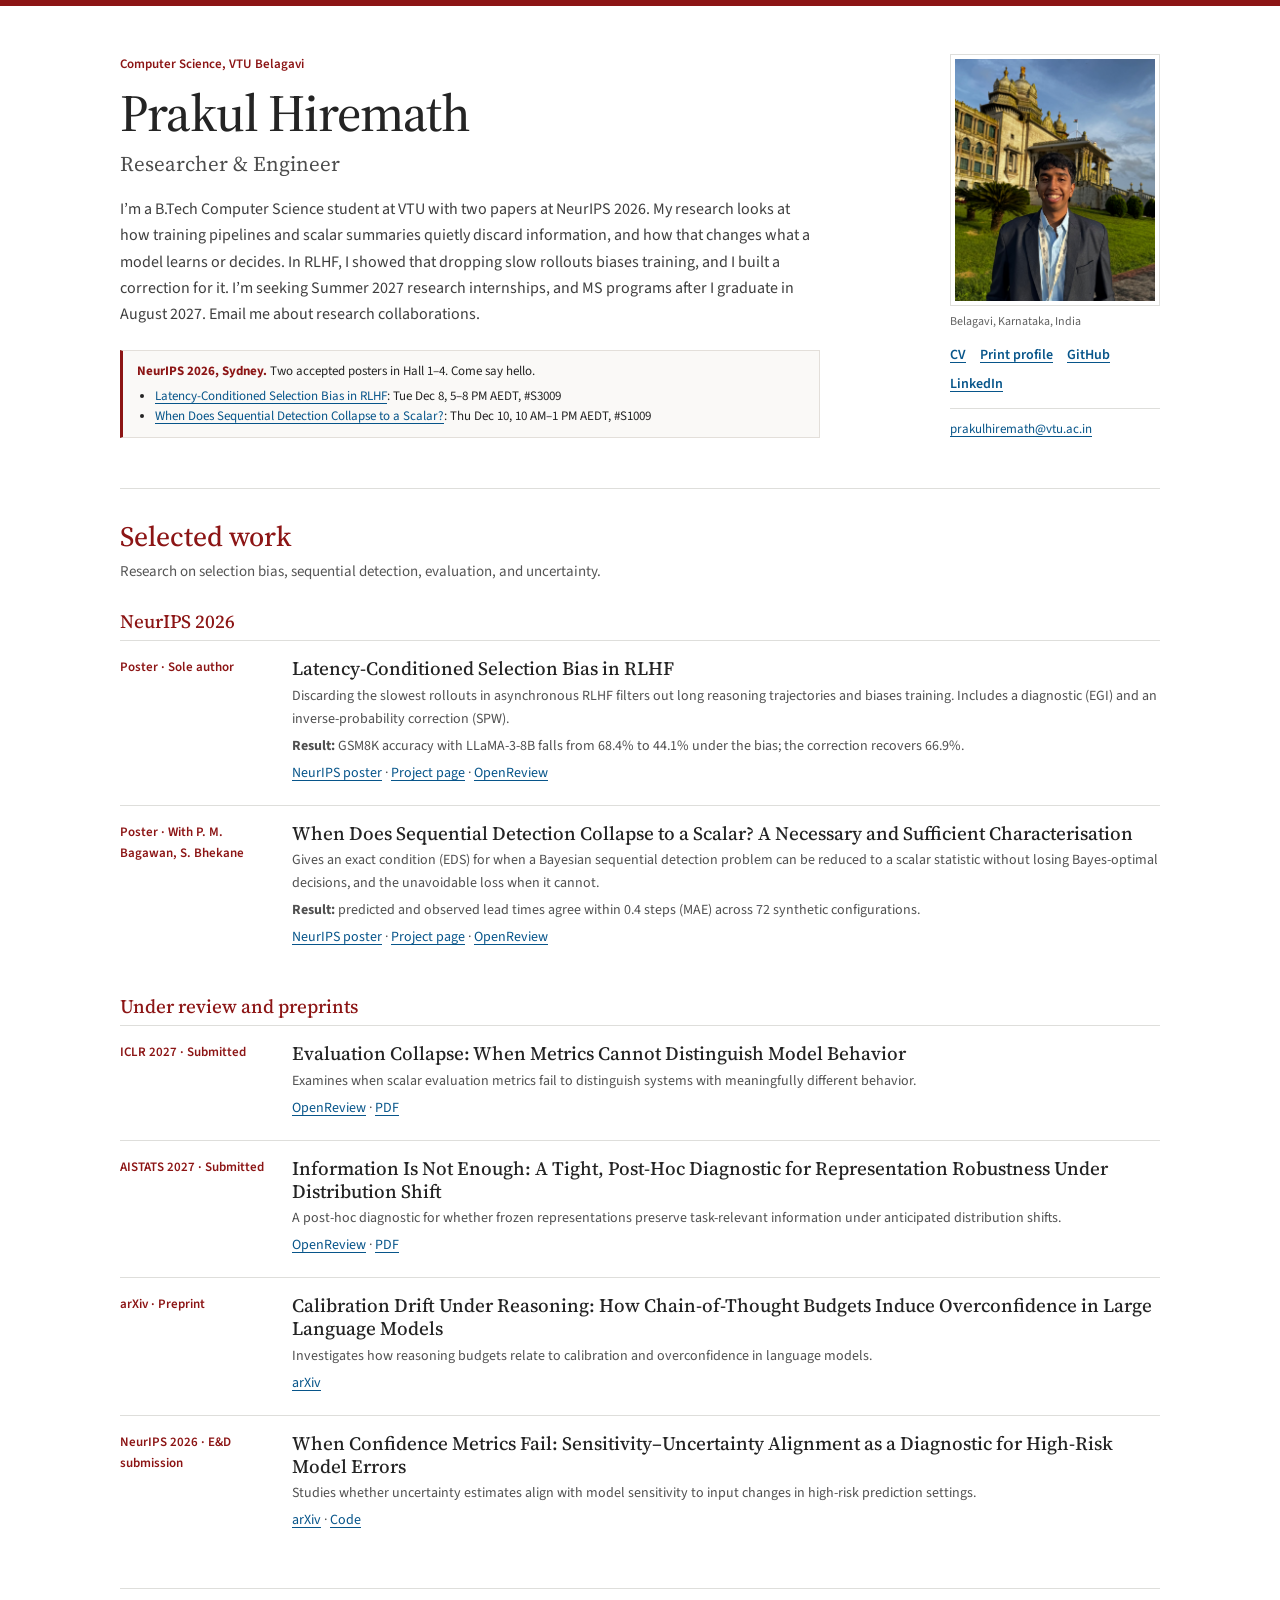
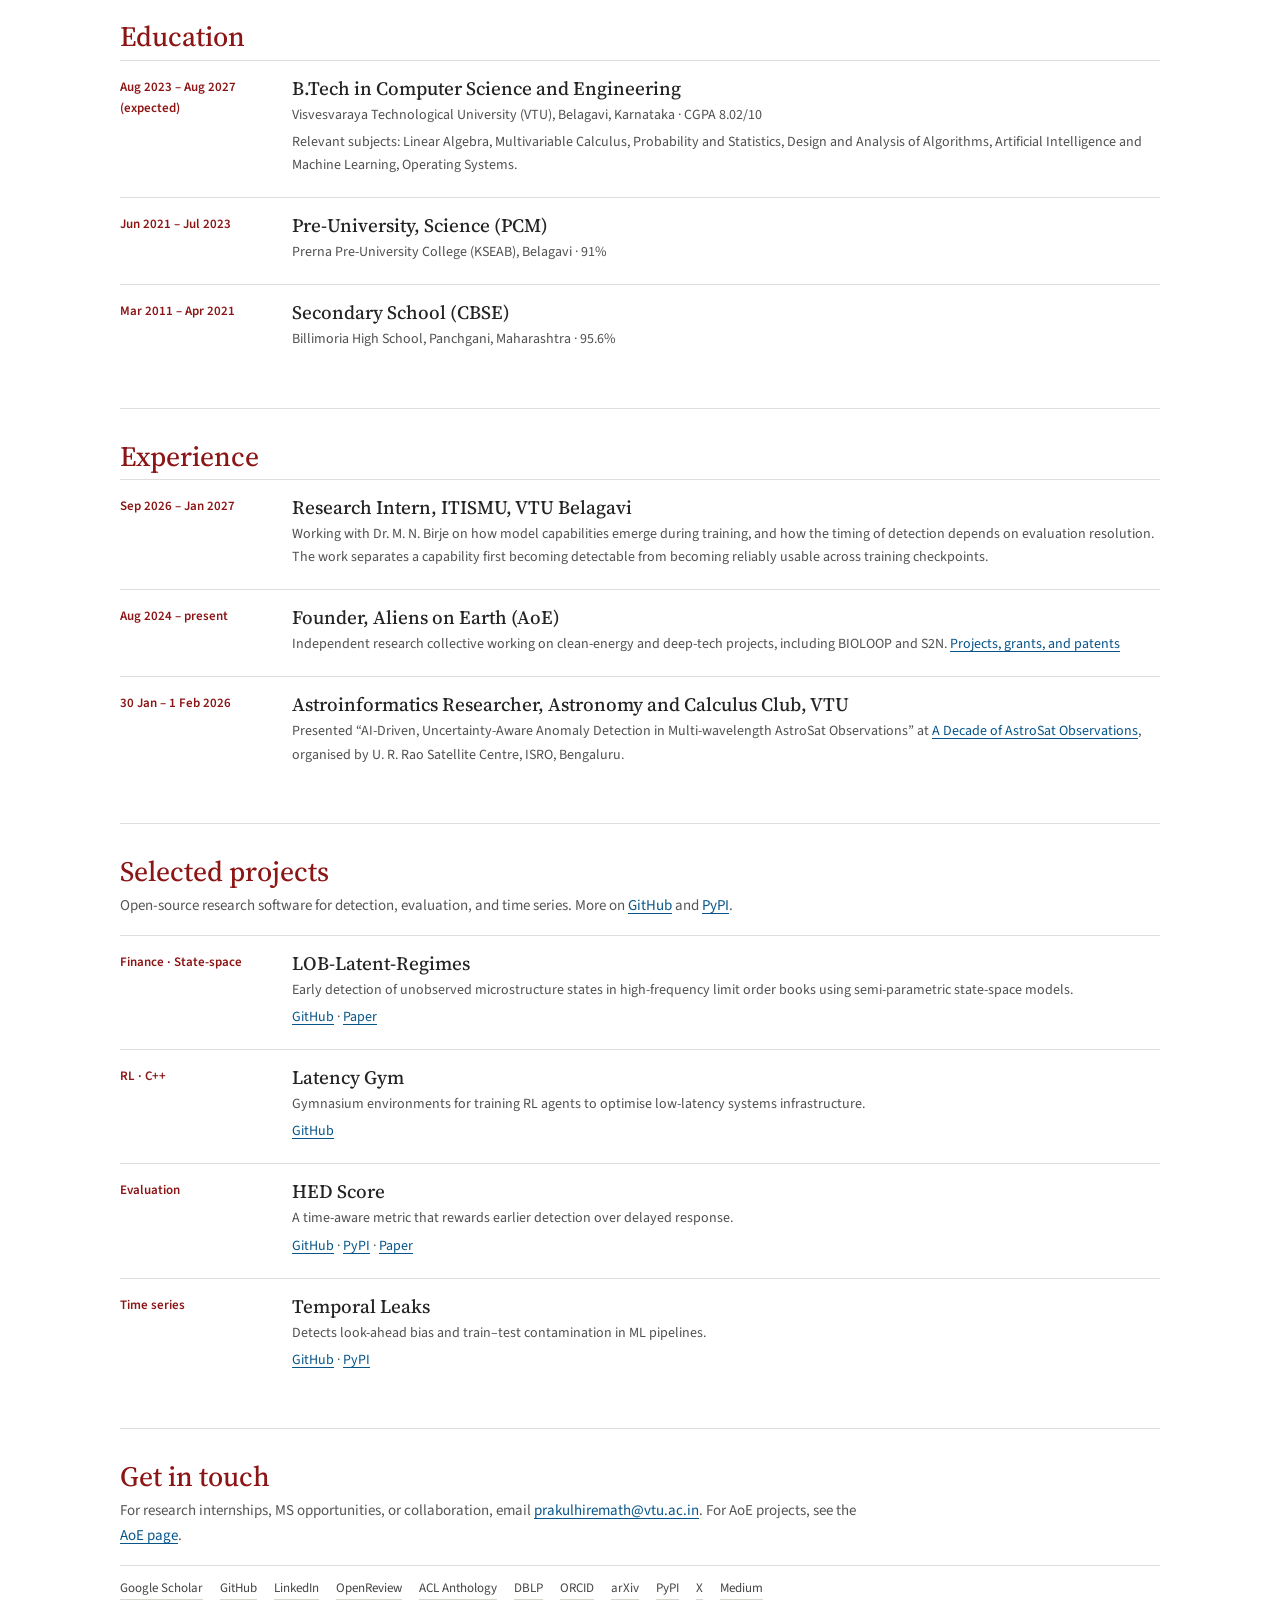
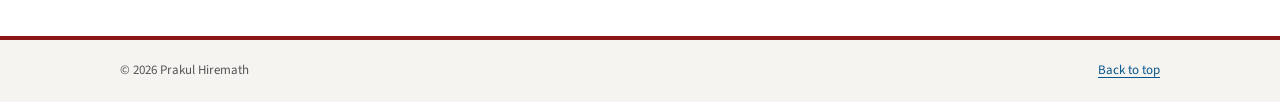
<file: index.html>
<!doctype html>
<html lang="en">
<head>
<meta charset="utf-8">
<meta name="viewport" content="width=device-width, initial-scale=1">
<meta name="theme-color" content="#ffffff">
<title>Prakul Hiremath — Research & Engineering</title>
<meta name="description" content="Prakul Hiremath: CS undergraduate at VTU with two NeurIPS 2026 papers on selection bias in RLHF and sequential detection. Seeking Summer 2027 research internships.">
<link rel="canonical" href="https://prakulhiremath.github.io/">
<meta property="og:type" content="website">
<meta property="og:site_name" content="Prakul Hiremath">
<meta property="og:title" content="Prakul Hiremath — Research & Engineering">
<meta property="og:description" content="Two NeurIPS 2026 papers: Latency-Conditioned Selection Bias in RLHF, and When Does Sequential Detection Collapse to a Scalar?">
<meta property="og:url" content="https://prakulhiremath.github.io/">
<meta property="og:image" content="https://prakulhiremath.github.io/assets/prakul-portrait.jpg">
<meta name="twitter:card" content="summary">
<meta name="twitter:title" content="Prakul Hiremath — Research & Engineering">
<meta name="twitter:description" content="Two NeurIPS 2026 papers on selection bias in RLHF and sequential detection.">
<meta name="twitter:image" content="https://prakulhiremath.github.io/assets/prakul-portrait.jpg">
<link rel="preconnect" href="https://fonts.googleapis.com">
<link rel="preconnect" href="https://fonts.gstatic.com" crossorigin>
<link href="https://fonts.googleapis.com/css2?family=Source+Sans+3:wght@400;500;600;700&family=Source+Serif+4:opsz,wght@8..60,400;8..60,500;8..60,600&display=swap" rel="stylesheet">
<link rel="stylesheet" href="style.css">
</head>
<body>
<div class="topline"></div>
<main class="wrap">

<section class="hero" id="home">
<div>
<div class="eyebrow">Computer Science, VTU Belagavi</div>
<h1>Prakul Hiremath</h1>
<p class="subtitle">Researcher &amp; Engineer</p>
<p class="bio">I’m a B.Tech Computer Science student at VTU with two papers at NeurIPS 2026. My research looks at how training pipelines and scalar summaries quietly discard information, and how that changes what a model learns or decides. In RLHF, I showed that dropping slow rollouts biases training, and I built a correction for it. I’m seeking Summer 2027 research internships, and MS programs after I graduate in August 2027. Email me about research collaborations.</p>
<!-- NeurIPS banner: remove after Dec 12, 2026 -->
<aside class="note" aria-label="NeurIPS 2026 posters">
<strong>NeurIPS 2026, Sydney.</strong> Two accepted posters in Hall 1–4. Come say hello.
<ul>
<li><a href="https://neurips.cc/virtual/2026/loc/sydney/poster/148493" target="_blank" rel="noopener">Latency-Conditioned Selection Bias in RLHF</a>: Tue Dec 8, 5–8 PM AEDT, #S3009</li>
<li><a href="https://neurips.cc/virtual/2026/loc/sydney/poster/149453" target="_blank" rel="noopener">When Does Sequential Detection Collapse to a Scalar?</a>: Thu Dec 10, 10 AM–1 PM AEDT, #S1009</li>
</ul>
</aside>
</div>
<aside>
<img class="portrait" src="assets/prakul-portrait.jpg" alt="Prakul Hiremath outside Vidhana Soudha in Belagavi">
<div class="caption">Belagavi, Karnataka, India</div>
<div class="links"><a href="CV.pdf">CV</a><a href="profile.html">Print profile</a><a href="https://github.com/prakulhiremath" target="_blank" rel="noopener">GitHub</a><a href="https://www.linkedin.com/in/prakulhiremath/" target="_blank" rel="noopener">LinkedIn</a></div>
<div class="mini"><a href="mailto:prakulhiremath@vtu.ac.in">prakulhiremath@vtu.ac.in</a></div>
</aside>
</section>

<section class="section" id="work">
<h2>Selected work</h2>
<p class="intro">Research on selection bias, sequential detection, evaluation, and uncertainty.</p>
<h3 class="sub">NeurIPS 2026</h3>
<article class="row"><div class="kind">Poster · Sole author</div><div>
<h3>Latency-Conditioned Selection Bias in RLHF</h3>
<p>Discarding the slowest rollouts in asynchronous RLHF filters out long reasoning trajectories and biases training. Includes a diagnostic (EGI) and an inverse-probability correction (SPW).</p>
<p><strong>Result:</strong> GSM8K accuracy with LLaMA-3-8B falls from 68.4% to 44.1% under the bias; the correction recovers 66.9%.</p>
<p><a href="https://neurips.cc/virtual/2026/loc/sydney/poster/148493" target="_blank" rel="noopener">NeurIPS poster</a> · <a href="https://prakulhiremath.github.io/LCSB/">Project page</a> · <a href="https://openreview.net/forum?id=xOXpq3oPYW" target="_blank" rel="noopener">OpenReview</a></p>
</div></article>
<article class="row"><div class="kind">Poster · With P. M. Bagawan, S. Bhekane</div><div>
<h3>When Does Sequential Detection Collapse to a Scalar? A Necessary and Sufficient Characterisation</h3>
<p>Gives an exact condition (EDS) for when a Bayesian sequential detection problem can be reduced to a scalar statistic without losing Bayes-optimal decisions, and the unavoidable loss when it cannot.</p>
<p><strong>Result:</strong> predicted and observed lead times agree within 0.4 steps (MAE) across 72 synthetic configurations.</p>
<p><a href="https://neurips.cc/virtual/2026/loc/sydney/poster/149453" target="_blank" rel="noopener">NeurIPS poster</a> · <a href="https://prakulhiremath.github.io/pard/">Project page</a> · <a href="https://openreview.net/forum?id=pyACmQx0Yt" target="_blank" rel="noopener">OpenReview</a></p>
</div></article>
<h3 class="sub">Under review and preprints</h3>
<article class="row"><div class="kind">ICLR 2027 · Submitted</div><div><h3>Evaluation Collapse: When Metrics Cannot Distinguish Model Behavior</h3><p>Examines when scalar evaluation metrics fail to distinguish systems with meaningfully different behavior.</p><p><a href="https://openreview.net/forum?id=o2qnUZZlAv" target="_blank" rel="noopener">OpenReview</a> · <a href="https://openreview.net/pdf?id=o2qnUZZlAv" target="_blank" rel="noopener">PDF</a></p></div></article>
<article class="row"><div class="kind">AISTATS 2027 · Submitted</div><div><h3>Information Is Not Enough: A Tight, Post-Hoc Diagnostic for Representation Robustness Under Distribution Shift</h3><p>A post-hoc diagnostic for whether frozen representations preserve task-relevant information under anticipated distribution shifts.</p><p><a href="https://openreview.net/forum?id=ZCoWzjB6jP" target="_blank" rel="noopener">OpenReview</a> · <a href="https://openreview.net/attachment?id=ZCoWzjB6jP&amp;name=pdf" target="_blank" rel="noopener">PDF</a></p></div></article>
<article class="row"><div class="kind">arXiv · Preprint</div><div><h3>Calibration Drift Under Reasoning: How Chain-of-Thought Budgets Induce Overconfidence in Large Language Models</h3><p>Investigates how reasoning budgets relate to calibration and overconfidence in language models.</p><p><a href="https://arxiv.org/abs/2606.11211" target="_blank" rel="noopener">arXiv</a></p></div></article>
<article class="row"><div class="kind">NeurIPS 2026 · E&amp;D submission</div><div><h3>When Confidence Metrics Fail: Sensitivity–Uncertainty Alignment as a Diagnostic for High-Risk Model Errors</h3><p>Studies whether uncertainty estimates align with model sensitivity to input changes in high-risk prediction settings.</p><p><a href="https://arxiv.org/abs/2604.20903" target="_blank" rel="noopener">arXiv</a> · <a href="https://anonymous.4open.science/r/SUA-67E1/readme.md" target="_blank" rel="noopener">Code</a></p></div></article>
</section>

<section class="section" id="education">
<h2>Education</h2>
<article class="row"><div class="kind">Aug 2023 – Aug 2027 (expected)</div><div>
<h3>B.Tech in Computer Science and Engineering</h3>
<p>Visvesvaraya Technological University (VTU), Belagavi, Karnataka · CGPA 8.02/10</p>
<p>Relevant subjects: Linear Algebra, Multivariable Calculus, Probability and Statistics, Design and Analysis of Algorithms, Artificial Intelligence and Machine Learning, Operating Systems.</p>
</div></article>
<article class="row"><div class="kind">Jun 2021 – Jul 2023</div><div><h3>Pre-University, Science (PCM)</h3><p>Prerna Pre-University College (KSEAB), Belagavi · 91%</p></div></article>
<article class="row"><div class="kind">Mar 2011 – Apr 2021</div><div><h3>Secondary School (CBSE)</h3><p>Billimoria High School, Panchgani, Maharashtra · 95.6%</p></div></article>
</section>

<section class="section" id="experience">
<h2>Experience</h2>
<article class="row"><div class="kind">Sep 2026 – Jan 2027</div><div>
<h3>Research Intern, ITISMU, VTU Belagavi</h3>
<p>Working with Dr. M. N. Birje on how model capabilities emerge during training, and how the timing of detection depends on evaluation resolution. The work separates a capability first becoming detectable from becoming reliably usable across training checkpoints.</p>
</div></article>
<article class="row"><div class="kind">Aug 2024 – present</div><div>
<h3>Founder, Aliens on Earth (AoE)</h3>
<p>Independent research collective working on clean-energy and deep-tech projects, including BIOLOOP and S2N. <a href="aoe.html">Projects, grants, and patents</a></p>
</div></article>
<article class="row"><div class="kind">30 Jan – 1 Feb 2026</div><div>
<h3>Astroinformatics Researcher, Astronomy and Calculus Club, VTU</h3>
<p>Presented “AI-Driven, Uncertainty-Aware Anomaly Detection in Multi-wavelength AstroSat Observations” at <a href="https://www.ursc.gov.in/AstroSatConference/" target="_blank" rel="noopener">A Decade of AstroSat Observations</a>, organised by U. R. Rao Satellite Centre, ISRO, Bengaluru.</p>
</div></article>
</section>

<section class="section" id="projects">
<h2>Selected projects</h2>
<p class="intro">Open-source research software for detection, evaluation, and time series. More on <a href="https://github.com/prakulhiremath" target="_blank" rel="noopener">GitHub</a> and <a href="https://pypi.org/user/prakul/" target="_blank" rel="noopener">PyPI</a>.</p>
<article class="row"><div class="kind">Finance · State-space</div><div><h3>LOB-Latent-Regimes</h3><p>Early detection of unobserved microstructure states in high-frequency limit order books using semi-parametric state-space models.</p><p><a href="https://github.com/prakulhiremath/LOB-Latent-Regimes" target="_blank" rel="noopener">GitHub</a> · <a href="https://arxiv.org/abs/2604.20949" target="_blank" rel="noopener">Paper</a></p></div></article>
<article class="row"><div class="kind">RL · C++</div><div><h3>Latency Gym</h3><p>Gymnasium environments for training RL agents to optimise low-latency systems infrastructure.</p><p><a href="https://github.com/prakulhiremath/latency-gym" target="_blank" rel="noopener">GitHub</a></p></div></article>
<article class="row"><div class="kind">Evaluation</div><div><h3>HED Score</h3><p>A time-aware metric that rewards earlier detection over delayed response.</p><p><a href="https://github.com/prakulhiremath/HED-score" target="_blank" rel="noopener">GitHub</a> · <a href="https://pypi.org/project/hed-score/" target="_blank" rel="noopener">PyPI</a> · <a href="https://arxiv.org/abs/2604.04993" target="_blank" rel="noopener">Paper</a></p></div></article>
<article class="row"><div class="kind">Time series</div><div><h3>Temporal Leaks</h3><p>Detects look-ahead bias and train–test contamination in ML pipelines.</p><p><a href="https://github.com/prakulhiremath/temporal-leaks" target="_blank" rel="noopener">GitHub</a> · <a href="https://pypi.org/project/temporal-leaks/" target="_blank" rel="noopener">PyPI</a></p></div></article>
</section>

<section class="section" id="contact">
<h2>Get in touch</h2>
<p class="intro">For research internships, MS opportunities, or collaboration, email <a href="mailto:prakulhiremath@vtu.ac.in">prakulhiremath@vtu.ac.in</a>. For AoE projects, see the <a href="aoe.html">AoE page</a>.</p>
<nav class="profiles" aria-label="Research and professional profiles">
<a href="https://scholar.google.com/citations?user=ERbZUdoAAAAJ" target="_blank" rel="noopener">Google Scholar</a>
<a href="https://github.com/prakulhiremath" target="_blank" rel="noopener">GitHub</a>
<a href="https://www.linkedin.com/in/prakulhiremath/" target="_blank" rel="noopener">LinkedIn</a>
<a href="https://openreview.net/profile?id=%7EPRAKUL_SUNIL_HIREMATH2" target="_blank" rel="noopener">OpenReview</a>
<a href="https://aclanthology.org/people/prakul-hiremath/unverified/" target="_blank" rel="noopener">ACL Anthology</a>
<a href="https://dblp.org/search?q=Prakul%20Hiremath" target="_blank" rel="noopener">DBLP</a>
<a href="https://orcid.org/0009-0007-9744-3519" target="_blank" rel="noopener">ORCID</a>
<a href="https://arxiv.org/a/hiremath_p_1.html" target="_blank" rel="noopener">arXiv</a>
<a href="https://pypi.org/user/prakul/" target="_blank" rel="noopener">PyPI</a>
<a href="https://x.com/PrakulHiremath" target="_blank" rel="noopener">X</a>
<a href="https://medium.com/@prakulhiremath" target="_blank" rel="noopener">Medium</a>
</nav>
</section>
</main>
<footer><div class="wrap foot"><span>© 2026 Prakul Hiremath</span><a href="#home">Back to top</a></div></footer>
</body>
</html>
</file>
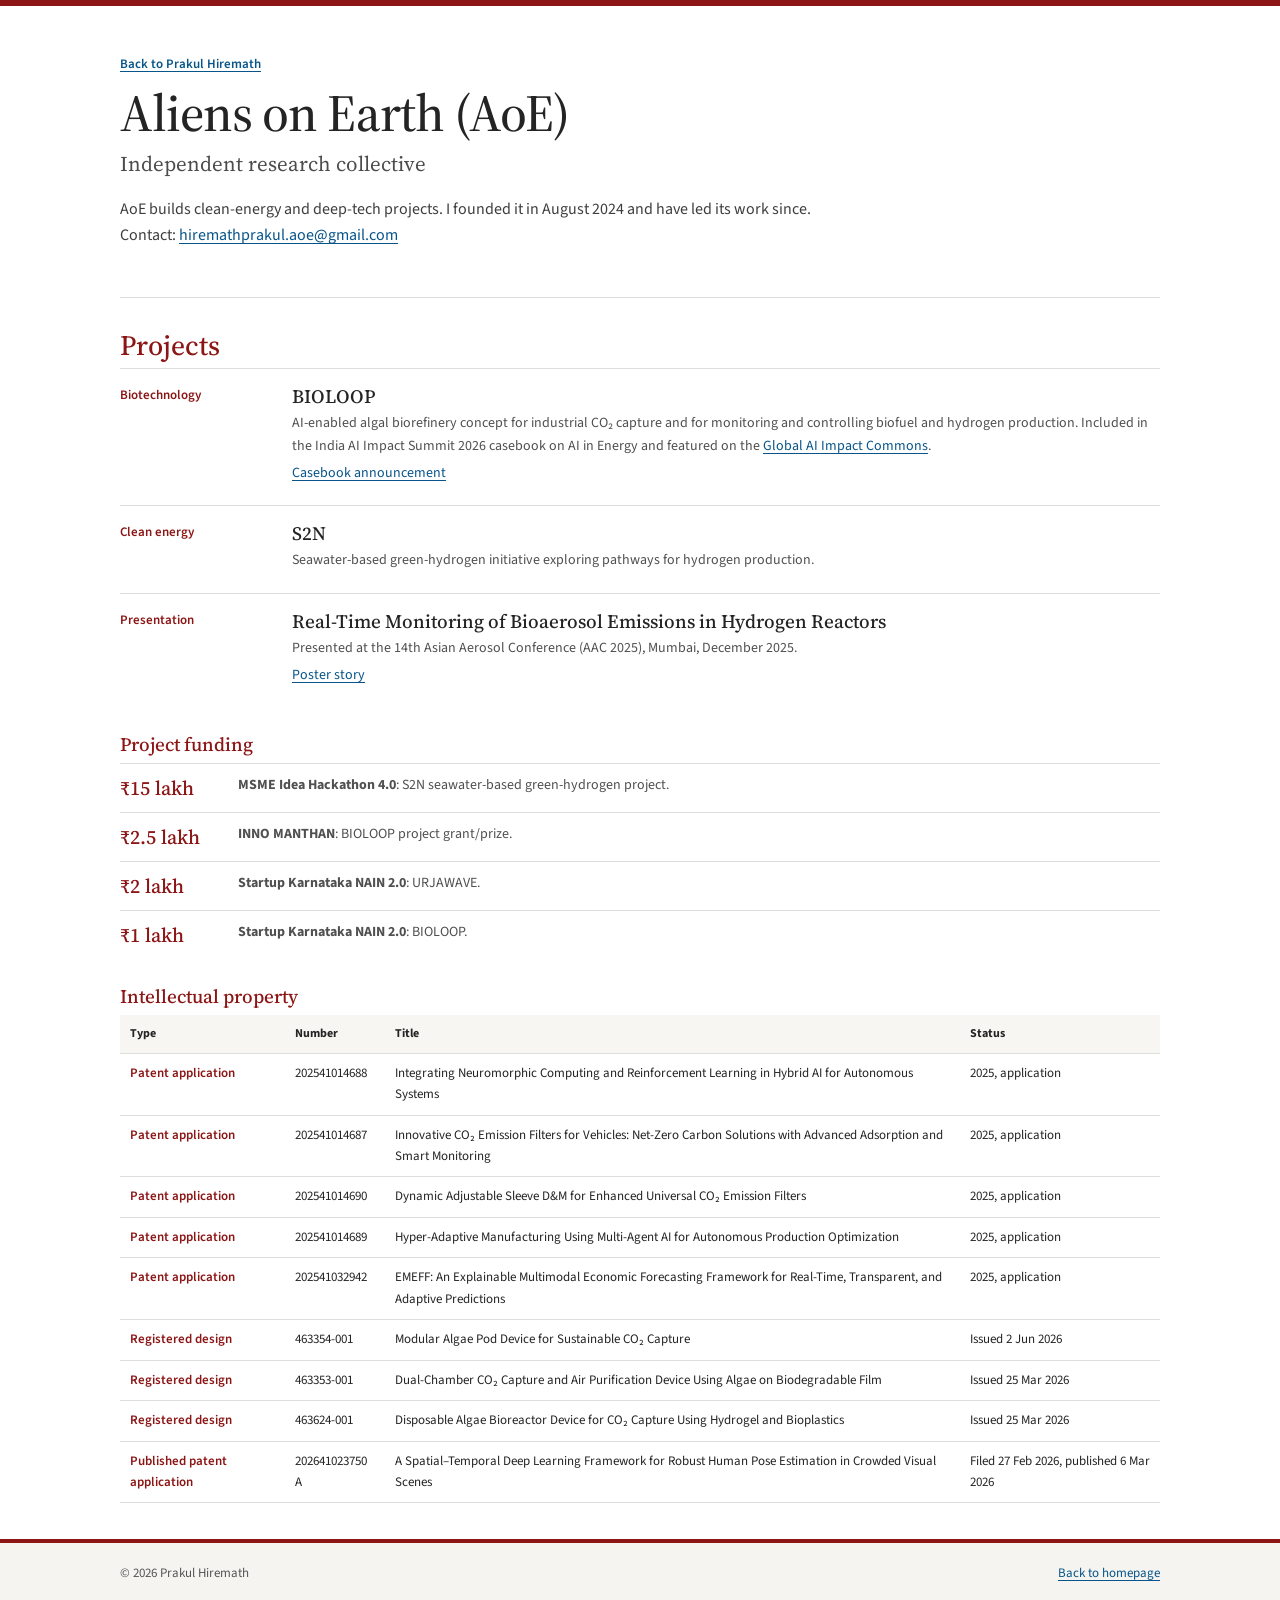
<file: aoe.html>
<!doctype html>
<html lang="en">
<head>
<meta charset="utf-8">
<meta name="viewport" content="width=device-width, initial-scale=1">
<title>Aliens on Earth (AoE) — Prakul Hiremath</title>
<meta name="description" content="Aliens on Earth (AoE): an independent research collective working on clean-energy and deep-tech projects, including BIOLOOP and S2N.">
<link rel="canonical" href="https://prakulhiremath.github.io/aoe.html">
<meta property="og:type" content="website">
<meta property="og:title" content="Aliens on Earth (AoE)">
<meta property="og:description" content="Clean-energy and deep-tech projects: BIOLOOP, S2N, grants, and patents.">
<meta property="og:url" content="https://prakulhiremath.github.io/aoe.html">
<meta property="og:image" content="https://prakulhiremath.github.io/assets/prakul-portrait.jpg">
<meta name="twitter:card" content="summary">
<link rel="preconnect" href="https://fonts.googleapis.com">
<link rel="preconnect" href="https://fonts.gstatic.com" crossorigin>
<link href="https://fonts.googleapis.com/css2?family=Source+Sans+3:wght@400;500;600;700&family=Source+Serif+4:opsz,wght@8..60,400;8..60,500;8..60,600&display=swap" rel="stylesheet">
<link rel="stylesheet" href="style.css">
</head>
<body>
<div class="topline"></div>
<main class="wrap">
<section class="hero" style="grid-template-columns:1fr">
<div>
<div class="eyebrow"><a href="index.html">Back to Prakul Hiremath</a></div>
<h1>Aliens on Earth (AoE)</h1>
<p class="subtitle">Independent research collective</p>
<p class="bio">AoE builds clean-energy and deep-tech projects. I founded it in August 2024 and have led its work since. Contact: <a href="mailto:hiremathprakul.aoe@gmail.com">hiremathprakul.aoe@gmail.com</a></p>
</div>
</section>

<section class="section">
<h2>Projects</h2>
<article class="row"><div class="kind">Biotechnology</div><div><h3>BIOLOOP</h3><p>AI-enabled algal biorefinery concept for industrial CO₂ capture and for monitoring and controlling biofuel and hydrogen production. Included in the India AI Impact Summit 2026 casebook on AI in Energy and featured on the <a href="https://www.aiimpactcommons.global/impact-stories/09975cf8-f969-4820-aa66-c67b59128c39" target="_blank" rel="noopener">Global AI Impact Commons</a>.</p><p><a href="https://www.pib.gov.in/PressReleasePage.aspx?PRID=2229207&amp;lang=2&amp;reg=48" target="_blank" rel="noopener">Casebook announcement</a></p></div></article>
<article class="row"><div class="kind">Clean energy</div><div><h3>S2N</h3><p>Seawater-based green-hydrogen initiative exploring pathways for hydrogen production.</p></div></article>
<article class="row"><div class="kind">Presentation</div><div><h3>Real-Time Monitoring of Bioaerosol Emissions in Hydrogen Reactors</h3><p>Presented at the 14th Asian Aerosol Conference (AAC 2025), Mumbai, December 2025.</p><p><a href="https://medium.com/@prakulhiremath/my-poster-real-time-bioaerosol-monitoring-in-hydrogen-reactors-c557aa8281bb" target="_blank" rel="noopener">Poster story</a></p></div></article>

<h3 class="sub">Project funding</h3>
<div class="grant"><div class="amount">₹15 lakh</div><p><strong>MSME Idea Hackathon 4.0</strong>: S2N seawater-based green-hydrogen project.</p></div>
<div class="grant"><div class="amount">₹2.5 lakh</div><p><strong>INNO MANTHAN</strong>: BIOLOOP project grant/prize.</p></div>
<div class="grant"><div class="amount">₹2 lakh</div><p><strong>Startup Karnataka NAIN 2.0</strong>: URJAWAVE.</p></div>
<div class="grant"><div class="amount">₹1 lakh</div><p><strong>Startup Karnataka NAIN 2.0</strong>: BIOLOOP.</p></div>

<h3 class="sub">Intellectual property</h3>
<div class="ip"><table><thead><tr><th>Type</th><th>Number</th><th>Title</th><th>Status</th></tr></thead><tbody>
<tr><td>Patent application</td><td>202541014688</td><td>Integrating Neuromorphic Computing and Reinforcement Learning in Hybrid AI for Autonomous Systems</td><td>2025, application</td></tr>
<tr><td>Patent application</td><td>202541014687</td><td>Innovative CO₂ Emission Filters for Vehicles: Net-Zero Carbon Solutions with Advanced Adsorption and Smart Monitoring</td><td>2025, application</td></tr>
<tr><td>Patent application</td><td>202541014690</td><td>Dynamic Adjustable Sleeve D&amp;M for Enhanced Universal CO₂ Emission Filters</td><td>2025, application</td></tr>
<tr><td>Patent application</td><td>202541014689</td><td>Hyper-Adaptive Manufacturing Using Multi-Agent AI for Autonomous Production Optimization</td><td>2025, application</td></tr>
<tr><td>Patent application</td><td>202541032942</td><td>EMEFF: An Explainable Multimodal Economic Forecasting Framework for Real-Time, Transparent, and Adaptive Predictions</td><td>2025, application</td></tr>
<tr><td>Registered design</td><td>463354-001</td><td>Modular Algae Pod Device for Sustainable CO₂ Capture</td><td>Issued 2 Jun 2026</td></tr>
<tr><td>Registered design</td><td>463353-001</td><td>Dual-Chamber CO₂ Capture and Air Purification Device Using Algae on Biodegradable Film</td><td>Issued 25 Mar 2026</td></tr>
<tr><td>Registered design</td><td>463624-001</td><td>Disposable Algae Bioreactor Device for CO₂ Capture Using Hydrogel and Bioplastics</td><td>Issued 25 Mar 2026</td></tr>
<tr><td>Published patent application</td><td>202641023750 A</td><td>A Spatial–Temporal Deep Learning Framework for Robust Human Pose Estimation in Crowded Visual Scenes</td><td>Filed 27 Feb 2026, published 6 Mar 2026</td></tr>
</tbody></table></div>
</section>
</main>
<footer><div class="wrap foot"><span>© 2026 Prakul Hiremath</span><a href="index.html">Back to homepage</a></div></footer>
</body>
</html>
</file>
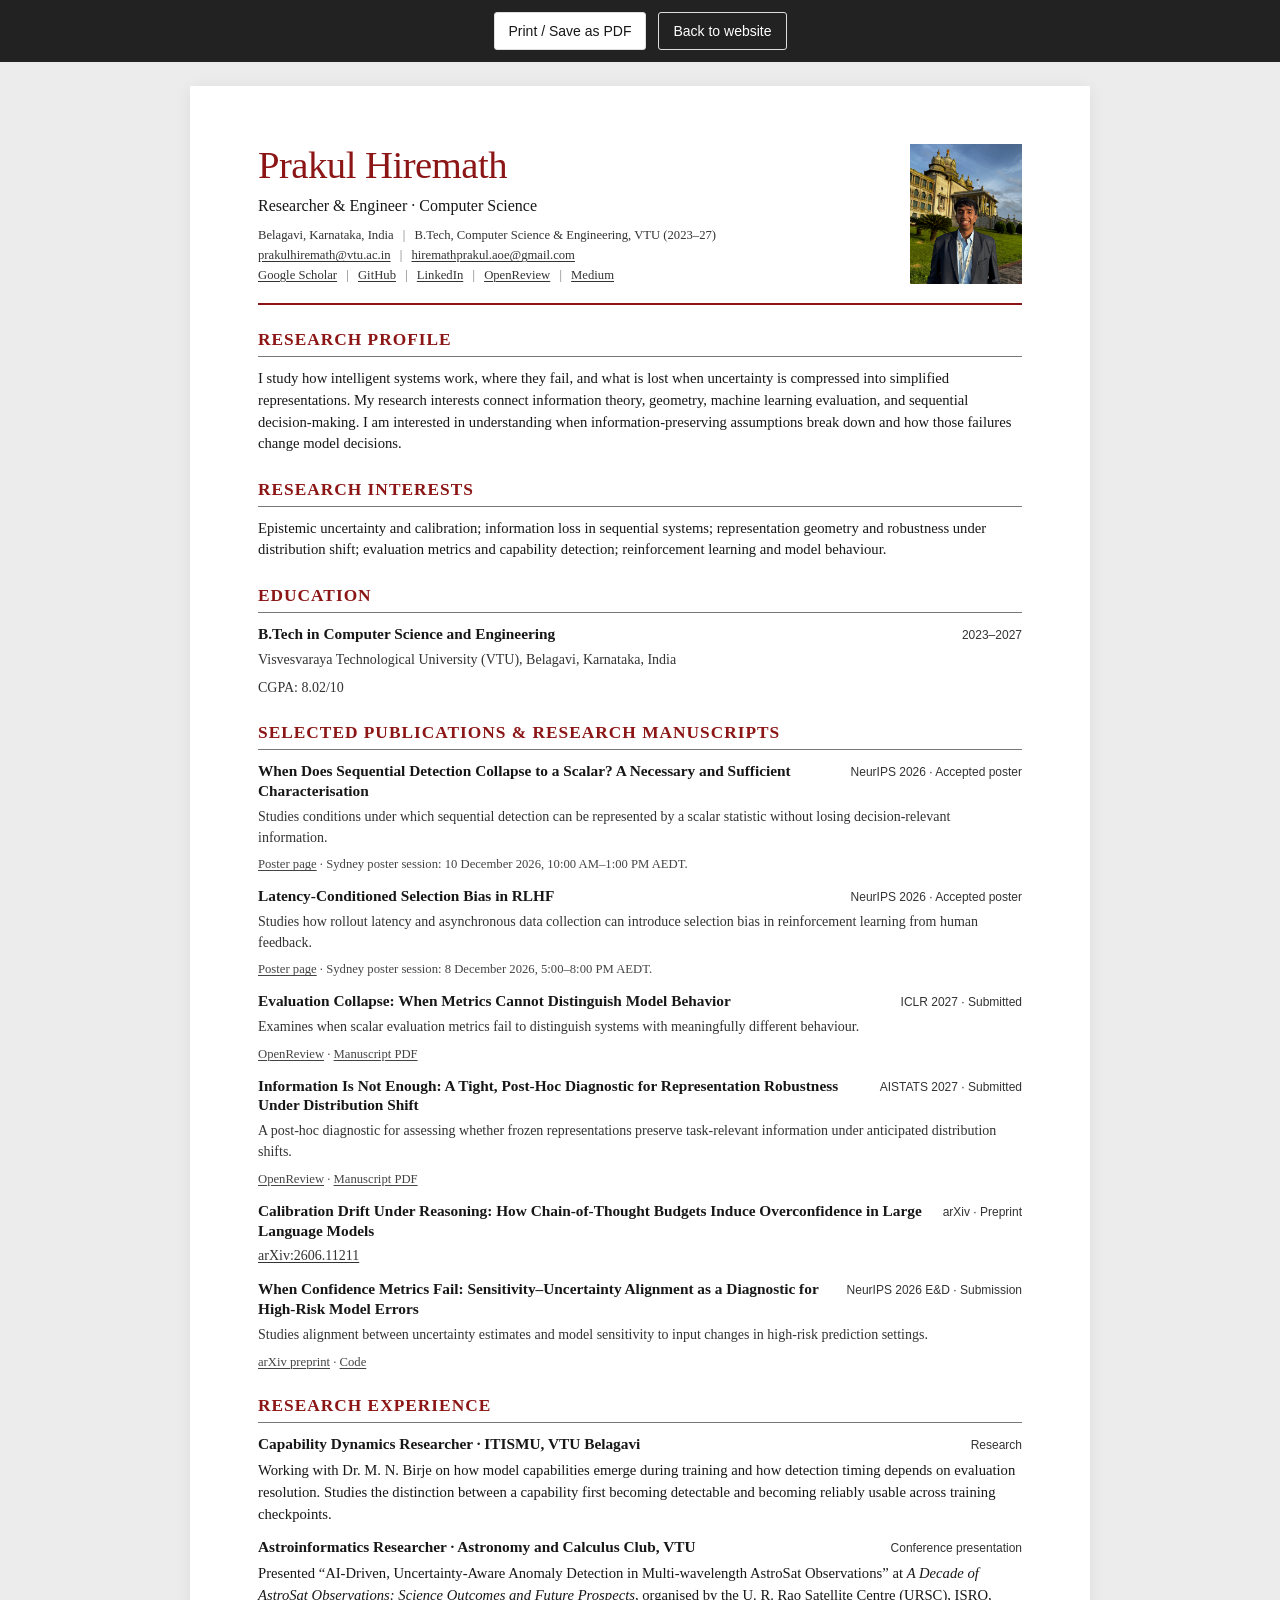
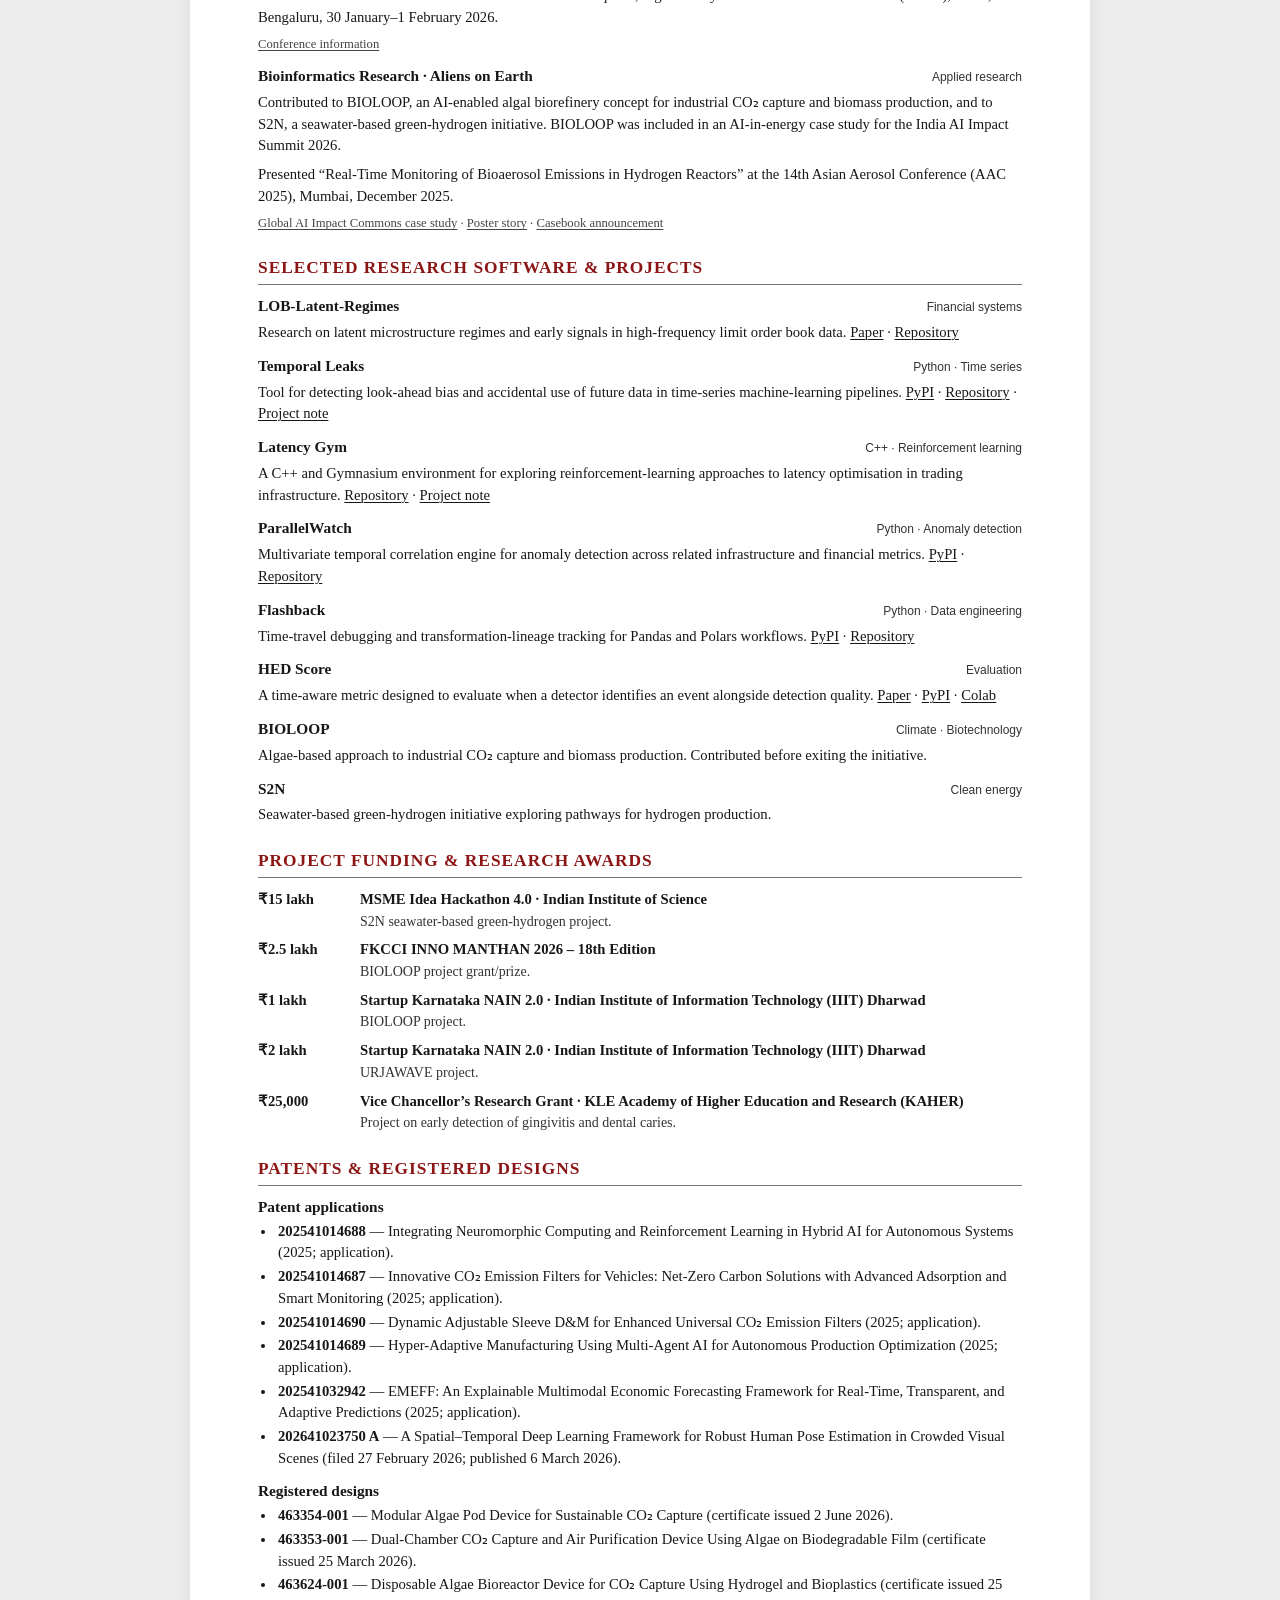
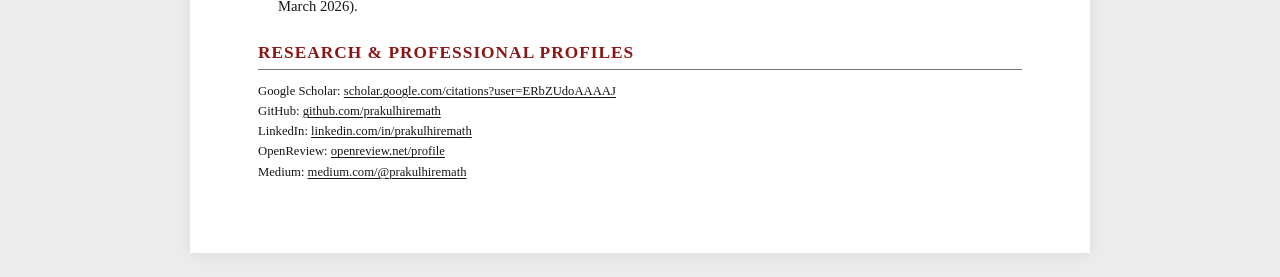
<file: profile.html>
<!doctype html>
<html lang="en">
<head>
<meta charset="utf-8">
<meta name="viewport" content="width=device-width, initial-scale=1">
<meta name="description" content="Print-ready academic and research profile of Prakul Hiremath.">
<title>Prakul Hiremath — Academic Profile</title>
<style>
  :root{--ink:#171717;--muted:#555;--rule:#c9c9c9;--accent:#8c1515}
  *{box-sizing:border-box}
  html{background:#ececec}
  body{margin:0;color:var(--ink);font:11pt/1.48 Georgia,"Times New Roman",serif}
  a{color:inherit;text-decoration:underline;text-decoration-thickness:.6px;text-underline-offset:2px;overflow-wrap:anywhere}
  .toolbar{position:sticky;top:0;z-index:2;display:flex;justify-content:center;gap:12px;padding:12px;background:#222;color:#fff;font:14px/1.3 Arial,sans-serif}
  .toolbar button,.toolbar a{border:1px solid #ddd;border-radius:3px;background:#fff;color:#171717;padding:9px 14px;font:inherit;text-decoration:none;cursor:pointer}
  .toolbar a{background:transparent;color:#fff}
  .sheet{width:min(900px,100%);margin:24px auto;background:#fff;padding:58px 68px 64px;box-shadow:0 2px 16px #0001}
  .profile-header{display:grid;grid-template-columns:minmax(0,1fr) 112px;gap:24px;align-items:start;border-bottom:2px solid var(--accent);padding-bottom:18px;margin-bottom:22px}
  .profile-photo{width:112px;height:140px;object-fit:cover;object-position:center 28%;display:block;filter:none}
  h1{font-size:29pt;line-height:1.1;font-weight:normal;letter-spacing:-.5px;margin:0 0 7px;color:var(--accent)}
  .role{font-size:12pt;margin:0 0 9px}
  .meta{font-size:9.5pt;line-height:1.55;color:#333}
  .meta span{white-space:normal}
  .meta .sep{padding:0 6px;color:#777}
  h2{font-size:13pt;line-height:1.2;text-transform:uppercase;letter-spacing:1px;font-weight:bold;color:var(--accent);border-bottom:1px solid #777;padding-bottom:5px;margin:25px 0 11px}
  h3{font-size:11.5pt;line-height:1.3;font-weight:bold;margin:0 0 3px}
  p{margin:3px 0 7px}
  .summary{font-size:11pt}
  .interests{margin:0}
  .entry{margin:0 0 12px;break-inside:avoid-page}
  .entry:last-child{margin-bottom:0}
  .entry-head{display:flex;justify-content:space-between;align-items:baseline;gap:14px}
  .status{font:9pt/1.35 Arial,sans-serif;color:#333;text-align:right;flex-shrink:0}
  .detail{font-size:10.5pt;color:#333}
  .subdetail{font-size:9.5pt;color:#444}
  ul{margin:4px 0 7px 18px;padding:0}
  li{padding-left:2px;margin:2px 0}
  .two-col{display:grid;grid-template-columns:1fr 1fr;gap:0 28px}
  .funding{display:grid;grid-template-columns:90px 1fr;gap:12px;margin:0 0 7px;break-inside:avoid}
  .amount{font-weight:bold;white-space:nowrap}
  .note{font-size:9.5pt;color:#444}
  .links{font-size:9.5pt;line-height:1.6}
  .print-only{display:none}
  @page{size:A4;margin:16mm 17mm 17mm}
  @media(max-width:650px){.sheet{padding:30px 22px;margin:0;box-shadow:none}.entry-head{display:block}.status{text-align:left;margin:2px 0 3px}.two-col{grid-template-columns:1fr}.toolbar{position:static}.profile-header{grid-template-columns:minmax(0,1fr) 92px;gap:14px}.profile-photo{width:92px;height:116px}}
  @media print{
    html,body{background:#fff!important;color:#000;font-size:9.5pt;line-height:1.36}
    .toolbar{display:none!important}
    .sheet{width:auto;max-width:none;margin:0;padding:0;box-shadow:none}
    a{color:#000;text-decoration:none}
    h2{margin-top:17px;break-after:avoid-page}
    h3{break-after:avoid-page}
    .entry{break-inside:avoid-page;margin-bottom:8px}
    .print-only{display:block}
    .profile-header{margin-bottom:15px;grid-template-columns:minmax(0,1fr) 27mm;gap:8mm;break-inside:avoid-page}.profile-photo{width:27mm;height:34mm;filter:none}
    .screen-url{display:none}
    thead{display:table-header-group}
  }
</style>
</head>
<body>
<div class="toolbar" aria-label="Profile actions">
  <button type="button" onclick="window.print()">Print / Save as PDF</button>
  <a href="./">Back to website</a>
</div>
<main class="sheet">
<header class="profile-header">
  <div class="identity"><h1>Prakul Hiremath</h1>
  <p class="role">Researcher &amp; Engineer · Computer Science</p>
  <div class="meta">
    Belagavi, Karnataka, India <span class="sep">|</span> B.Tech, Computer Science & Engineering, VTU (2023–27)<br>
    <a href="mailto:prakulhiremath@vtu.ac.in">prakulhiremath@vtu.ac.in</a> <span class="sep">|</span>
    <a href="mailto:hiremathprakul.aoe@gmail.com">hiremathprakul.aoe@gmail.com</a><br>
    <a href="https://scholar.google.com/citations?user=ERbZUdoAAAAJ">Google Scholar</a> <span class="sep">|</span>
    <a href="https://github.com/prakulhiremath">GitHub</a> <span class="sep">|</span>
    <a href="https://www.linkedin.com/in/prakulhiremath/">LinkedIn</a> <span class="sep">|</span>
    <a href="https://openreview.net/profile?id=%7EPRAKUL_SUNIL_HIREMATH2">OpenReview</a> <span class="sep">|</span>
    <a href="https://medium.com/@prakulhiremath">Medium</a>
  </div></div>
  <img class="profile-photo" src="assets/prakul-portrait.jpg" alt="Portrait of Prakul Hiremath">
</header>

<section>
<h2>Research Profile</h2>
<p class="summary">I study how intelligent systems work, where they fail, and what is lost when uncertainty is compressed into simplified representations. My research interests connect information theory, geometry, machine learning evaluation, and sequential decision-making. I am interested in understanding when information-preserving assumptions break down and how those failures change model decisions.</p>
</section>

<section>
<h2>Research Interests</h2>
<p class="interests">Epistemic uncertainty and calibration; information loss in sequential systems; representation geometry and robustness under distribution shift; evaluation metrics and capability detection; reinforcement learning and model behaviour.</p>
</section>

<section>
<h2>Education</h2>
<div class="entry">
  <div class="entry-head"><h3>B.Tech in Computer Science and Engineering</h3><span class="status">2023–2027</span></div>
  <p class="detail">Visvesvaraya Technological University (VTU), Belagavi, Karnataka, India</p>
  <p class="detail">CGPA: 8.02/10</p>
</div>
</section>

<section>
<h2>Selected Publications &amp; Research Manuscripts</h2>
<div class="entry">
  <div class="entry-head"><h3>When Does Sequential Detection Collapse to a Scalar? A Necessary and Sufficient Characterisation</h3><span class="status">NeurIPS 2026 · Accepted poster</span></div>
  <p class="detail">Studies conditions under which sequential detection can be represented by a scalar statistic without losing decision-relevant information.</p>
  <p class="subdetail"><a href="https://neurips.cc/virtual/2026/loc/sydney/poster/149453">Poster page</a> · Sydney poster session: 10 December 2026, 10:00 AM–1:00 PM AEDT.</p>
</div>
<div class="entry">
  <div class="entry-head"><h3>Latency-Conditioned Selection Bias in RLHF</h3><span class="status">NeurIPS 2026 · Accepted poster</span></div>
  <p class="detail">Studies how rollout latency and asynchronous data collection can introduce selection bias in reinforcement learning from human feedback.</p>
  <p class="subdetail"><a href="https://neurips.cc/virtual/2026/loc/sydney/poster/148493">Poster page</a> · Sydney poster session: 8 December 2026, 5:00–8:00 PM AEDT.</p>
</div>
<div class="entry">
  <div class="entry-head"><h3>Evaluation Collapse: When Metrics Cannot Distinguish Model Behavior</h3><span class="status">ICLR 2027 · Submitted</span></div>
  <p class="detail">Examines when scalar evaluation metrics fail to distinguish systems with meaningfully different behaviour.</p>
  <p class="subdetail"><a href="https://openreview.net/forum?id=o2qnUZZlAv">OpenReview</a> · <a href="https://openreview.net/pdf?id=o2qnUZZlAv">Manuscript PDF</a></p>
</div>
<div class="entry">
  <div class="entry-head"><h3>Information Is Not Enough: A Tight, Post-Hoc Diagnostic for Representation Robustness Under Distribution Shift</h3><span class="status">AISTATS 2027 · Submitted</span></div>
  <p class="detail">A post-hoc diagnostic for assessing whether frozen representations preserve task-relevant information under anticipated distribution shifts.</p>
  <p class="subdetail"><a href="https://openreview.net/forum?id=ZCoWzjB6jP">OpenReview</a> · <a href="https://openreview.net/attachment?id=ZCoWzjB6jP&amp;name=pdf">Manuscript PDF</a></p>
</div>
<div class="entry">
  <div class="entry-head"><h3>Calibration Drift Under Reasoning: How Chain-of-Thought Budgets Induce Overconfidence in Large Language Models</h3><span class="status">arXiv · Preprint</span></div>
  <p class="detail"><a href="https://arxiv.org/abs/2606.11211">arXiv:2606.11211</a></p>
</div>
<div class="entry">
  <div class="entry-head"><h3>When Confidence Metrics Fail: Sensitivity–Uncertainty Alignment as a Diagnostic for High-Risk Model Errors</h3><span class="status">NeurIPS 2026 E&amp;D · Submission</span></div>
  <p class="detail">Studies alignment between uncertainty estimates and model sensitivity to input changes in high-risk prediction settings.</p>
  <p class="subdetail"><a href="https://arxiv.org/abs/2604.20903">arXiv preprint</a> · <a href="https://anonymous.4open.science/r/SUA-67E1/readme.md">Code</a></p>
</div>
</section>

<section>
<h2>Research Experience</h2>
<div class="entry">
  <div class="entry-head"><h3>Capability Dynamics Researcher · ITISMU, VTU Belagavi</h3><span class="status">Research</span></div>
  <p>Working with Dr. M. N. Birje on how model capabilities emerge during training and how detection timing depends on evaluation resolution. Studies the distinction between a capability first becoming detectable and becoming reliably usable across training checkpoints.</p>
</div>
<div class="entry">
  <div class="entry-head"><h3>Astroinformatics Researcher · Astronomy and Calculus Club, VTU</h3><span class="status">Conference presentation</span></div>
  <p>Presented “AI-Driven, Uncertainty-Aware Anomaly Detection in Multi-wavelength AstroSat Observations” at <em>A Decade of AstroSat Observations: Science Outcomes and Future Prospects</em>, organised by the U. R. Rao Satellite Centre (URSC), ISRO, Bengaluru, 30 January–1 February 2026.</p>
  <p class="subdetail"><a href="https://www.ursc.gov.in/AstroSatConference/">Conference information</a></p>
</div>
<div class="entry">
  <div class="entry-head"><h3>Bioinformatics Research · Aliens on Earth</h3><span class="status">Applied research</span></div>
  <p>Contributed to BIOLOOP, an AI-enabled algal biorefinery concept for industrial CO₂ capture and biomass production, and to S2N, a seawater-based green-hydrogen initiative. BIOLOOP was included in an AI-in-energy case study for the India AI Impact Summit 2026.</p>
  <p>Presented “Real-Time Monitoring of Bioaerosol Emissions in Hydrogen Reactors” at the 14th Asian Aerosol Conference (AAC 2025), Mumbai, December 2025.</p>
  <p class="subdetail"><a href="https://www.aiimpactcommons.global/impact-stories/09975cf8-f969-4820-aa66-c67b59128c39">Global AI Impact Commons case study</a> · <a href="https://medium.com/@prakulhiremath/my-poster-real-time-bioaerosol-monitoring-in-hydrogen-reactors-c557aa8281bb">Poster story</a> · <a href="https://www.pib.gov.in/PressReleasePage.aspx?PRID=2229207&amp;lang=2&amp;reg=48">Casebook announcement</a></p>
</div>
</section>

<section>
<h2>Selected Research Software &amp; Projects</h2>
<div class="entry">
  <div class="entry-head"><h3>LOB-Latent-Regimes</h3><span class="status">Financial systems</span></div>
  <p>Research on latent microstructure regimes and early signals in high-frequency limit order book data. <a href="https://arxiv.org/abs/2604.20949">Paper</a> · <a href="https://github.com/prakulhiremath/LOB-Latent-Regimes">Repository</a></p>
</div>
<div class="entry">
  <div class="entry-head"><h3>Temporal Leaks</h3><span class="status">Python · Time series</span></div>
  <p>Tool for detecting look-ahead bias and accidental use of future data in time-series machine-learning pipelines. <a href="https://pypi.org/project/temporal-leaks/">PyPI</a> · <a href="https://github.com/prakulhiremath/temporal-leaks">Repository</a> · <a href="https://medium.com/@prakulhiremath/the-valgrind-for-time-series-ml-introducing-temporal-leaks-a8ad66c6cc19">Project note</a></p>
</div>
<div class="entry">
  <div class="entry-head"><h3>Latency Gym</h3><span class="status">C++ · Reinforcement learning</span></div>
  <p>A C++ and Gymnasium environment for exploring reinforcement-learning approaches to latency optimisation in trading infrastructure. <a href="https://github.com/prakulhiremath/latency-gym">Repository</a> · <a href="https://medium.com/@prakulhiremath/when-microseconds-cost-millions-how-ai-rewrites-the-rules-of-hft-infrastructure-optimization-4e15c3037010">Project note</a></p>
</div>
<div class="entry">
  <div class="entry-head"><h3>ParallelWatch</h3><span class="status">Python · Anomaly detection</span></div>
  <p>Multivariate temporal correlation engine for anomaly detection across related infrastructure and financial metrics. <a href="https://pypi.org/project/parallelwatch/">PyPI</a> · <a href="https://github.com/prakulhiremath/parallelwatch">Repository</a></p>
</div>
<div class="entry">
  <div class="entry-head"><h3>Flashback</h3><span class="status">Python · Data engineering</span></div>
  <p>Time-travel debugging and transformation-lineage tracking for Pandas and Polars workflows. <a href="https://pypi.org/project/flashback-df/">PyPI</a> · <a href="https://github.com/prakulhiremath/flashback">Repository</a></p>
</div>
<div class="entry">
  <div class="entry-head"><h3>HED Score</h3><span class="status">Evaluation</span></div>
  <p>A time-aware metric designed to evaluate when a detector identifies an event alongside detection quality. <a href="https://arxiv.org/abs/2604.04993">Paper</a> · <a href="https://pypi.org/project/hed-score/">PyPI</a> · <a href="https://colab.research.google.com/drive/1NPeTQCfd7SG4AAtcRY1IIaw_f7U2VS_Z?usp=sharing">Colab</a></p>
</div>
<div class="entry">
  <div class="entry-head"><h3>BIOLOOP</h3><span class="status">Climate · Biotechnology</span></div>
  <p>Algae-based approach to industrial CO₂ capture and biomass production. Contributed before exiting the initiative.</p>
</div>
<div class="entry">
  <div class="entry-head"><h3>S2N</h3><span class="status">Clean energy</span></div>
  <p>Seawater-based green-hydrogen initiative exploring pathways for hydrogen production.</p>
</div>
</section>

<section>
<h2>Project Funding &amp; Research Awards</h2>
<div class="funding"><div class="amount">₹15 lakh</div><div><strong>MSME Idea Hackathon 4.0 · Indian Institute of Science</strong><br><span class="detail">S2N seawater-based green-hydrogen project.</span></div></div>
<div class="funding"><div class="amount">₹2.5 lakh</div><div><strong>FKCCI INNO MANTHAN 2026 – 18th Edition</strong><br><span class="detail">BIOLOOP project grant/prize.</span></div></div>
<div class="funding"><div class="amount">₹1 lakh</div><div><strong>Startup Karnataka NAIN 2.0 · Indian Institute of Information Technology (IIIT) Dharwad</strong><br><span class="detail">BIOLOOP project.</span></div></div>
<div class="funding"><div class="amount">₹2 lakh</div><div><strong>Startup Karnataka NAIN 2.0 · Indian Institute of Information Technology (IIIT) Dharwad</strong><br><span class="detail">URJAWAVE project.</span></div></div>
<div class="funding"><div class="amount">₹25,000</div><div><strong>Vice Chancellor’s Research Grant · KLE Academy of Higher Education and Research (KAHER)</strong><br><span class="detail">Project on early detection of gingivitis and dental caries.</span></div></div>
</section>

<section>
<h2>Patents &amp; Registered Designs</h2>
<div class="entry">
  <h3>Patent applications</h3>
  <ul>
    <li><strong>202541014688</strong> — Integrating Neuromorphic Computing and Reinforcement Learning in Hybrid AI for Autonomous Systems (2025; application).</li>
    <li><strong>202541014687</strong> — Innovative CO₂ Emission Filters for Vehicles: Net-Zero Carbon Solutions with Advanced Adsorption and Smart Monitoring (2025; application).</li>
    <li><strong>202541014690</strong> — Dynamic Adjustable Sleeve D&amp;M for Enhanced Universal CO₂ Emission Filters (2025; application).</li>
    <li><strong>202541014689</strong> — Hyper-Adaptive Manufacturing Using Multi-Agent AI for Autonomous Production Optimization (2025; application).</li>
    <li><strong>202541032942</strong> — EMEFF: An Explainable Multimodal Economic Forecasting Framework for Real-Time, Transparent, and Adaptive Predictions (2025; application).</li>
    <li><strong>202641023750 A</strong> — A Spatial–Temporal Deep Learning Framework for Robust Human Pose Estimation in Crowded Visual Scenes (filed 27 February 2026; published 6 March 2026).</li>
  </ul>
</div>
<div class="entry">
  <h3>Registered designs</h3>
  <ul>
    <li><strong>463354-001</strong> — Modular Algae Pod Device for Sustainable CO₂ Capture (certificate issued 2 June 2026).</li>
    <li><strong>463353-001</strong> — Dual-Chamber CO₂ Capture and Air Purification Device Using Algae on Biodegradable Film (certificate issued 25 March 2026).</li>
    <li><strong>463624-001</strong> — Disposable Algae Bioreactor Device for CO₂ Capture Using Hydrogel and Bioplastics (certificate issued 25 March 2026).</li>
  </ul>
</div>
</section>

<section>
<h2>Research &amp; Professional Profiles</h2>
<p class="links">
  Google Scholar: <a href="https://scholar.google.com/citations?user=ERbZUdoAAAAJ">scholar.google.com/citations?user=ERbZUdoAAAAJ</a><br>
  GitHub: <a href="https://github.com/prakulhiremath">github.com/prakulhiremath</a><br>
  LinkedIn: <a href="https://www.linkedin.com/in/prakulhiremath/">linkedin.com/in/prakulhiremath</a><br>
  OpenReview: <a href="https://openreview.net/profile?id=%7EPRAKUL_SUNIL_HIREMATH2">openreview.net/profile</a><br>
  Medium: <a href="https://medium.com/@prakulhiremath">medium.com/@prakulhiremath</a>
</p>
</section>
</main>
</body>
</html>
</file>
<file: style.css>
:root{--red:#8c1515;--ink:#242424;--muted:#606060;--line:#dededb;--soft:#f7f6f3;--link:#07558a;--sans:'Source Sans 3',Arial,sans-serif;--serif:'Source Serif 4',Georgia,serif}
*{box-sizing:border-box}html{scroll-behavior:smooth}
body{margin:0;color:var(--ink);font:16px/1.65 var(--sans);background:#fff}
a{color:var(--link);text-underline-offset:3px}a:hover{color:var(--red)}a:focus-visible{outline:3px solid #b99135;outline-offset:3px}
.wrap{width:min(1040px,calc(100% - 40px));margin:auto}.topline{height:6px;background:var(--red)}
h1,h2,h3{font-family:var(--serif);font-weight:500;line-height:1.22}
.eyebrow{font-size:13px;color:var(--red);font-weight:600}
.hero{display:grid;grid-template-columns:minmax(0,1fr) 210px;gap:48px;padding:48px 0}
h1{font-size:clamp(36px,5vw,52px);letter-spacing:-.02em;margin:6px 0 0}
.subtitle{font:400 21px var(--serif);color:#4c4c4c;margin:4px 0 18px}
.bio{max-width:700px;margin:0;color:#3e3e3e}
.note{margin:22px 0 0;padding:11px 14px;border:1px solid #e3dfda;border-left:3px solid var(--red);background:#faf9f7;font-size:13px;line-height:1.5;max-width:700px}
.note strong{color:var(--red)}.note ul{margin:6px 0 0;padding-left:18px}
.portrait{width:100%;height:auto;aspect-ratio:5/6;object-fit:cover;object-position:center 20%;border:1px solid var(--line);padding:4px;display:block}
.caption{font-size:12px;color:var(--muted);margin-top:6px}
.links{display:flex;flex-wrap:wrap;gap:6px 14px;margin-top:12px;font-size:14px;font-weight:600}
.mini{font-size:13px;margin-top:12px;border-top:1px solid var(--line);padding-top:10px;overflow-wrap:anywhere}
.section{border-top:1px solid var(--line);padding:30px 0 36px}
.section h2{font-size:28px;color:var(--red);margin:0 0 6px}
.intro{margin:0 0 16px;color:#555;font-size:15px;max-width:760px}
.sub{font:500 19px var(--serif);color:var(--red);margin:24px 0 6px}
.row{display:grid;grid-template-columns:150px minmax(0,1fr);gap:22px;padding:16px 0;border-top:1px solid var(--line)}
.kind{font-size:13px;color:var(--red);font-weight:600}
.row h3{font-size:19px;margin:0 0 4px}.row p{font-size:14px;color:#505050;margin:0 0 4px}
.grant{display:grid;grid-template-columns:100px minmax(0,1fr);gap:18px;padding:10px 0;border-top:1px solid var(--line)}
.amount{font:500 20px var(--serif);color:var(--red)}.grant p{margin:0;font-size:14px;color:#505050}
.ip{overflow-x:auto}table{width:100%;border-collapse:collapse;font-size:13px;min-width:640px}
th{text-align:left;background:var(--soft);font-size:12px}th,td{padding:9px 10px;border-bottom:1px solid var(--line);vertical-align:top}
td:first-child{color:var(--red);font-weight:600}
.profiles{display:flex;flex-wrap:wrap;gap:8px 17px;margin-top:16px;padding-top:12px;border-top:1px solid var(--line)}
.profiles a{font-size:13px;color:#444;text-decoration:none;border-bottom:1px solid #d8d5cf}.profiles a:hover{color:var(--red);border-color:var(--red)}
footer{border-top:4px solid var(--red);background:#f5f4f1;padding:20px 0;font-size:13px;color:#555}
.foot{display:flex;justify-content:space-between;gap:15px;flex-wrap:wrap}
@media(max-width:720px){.hero{grid-template-columns:minmax(0,1fr) 130px;gap:20px;padding:36px 0}.row{grid-template-columns:1fr;gap:4px}.grant{grid-template-columns:90px 1fr}}
@media(max-width:430px){.wrap{width:calc(100% - 28px)}.hero{grid-template-columns:1fr}.hero aside{max-width:220px}}
@media(prefers-reduced-motion:reduce){html{scroll-behavior:auto}}
</file>
